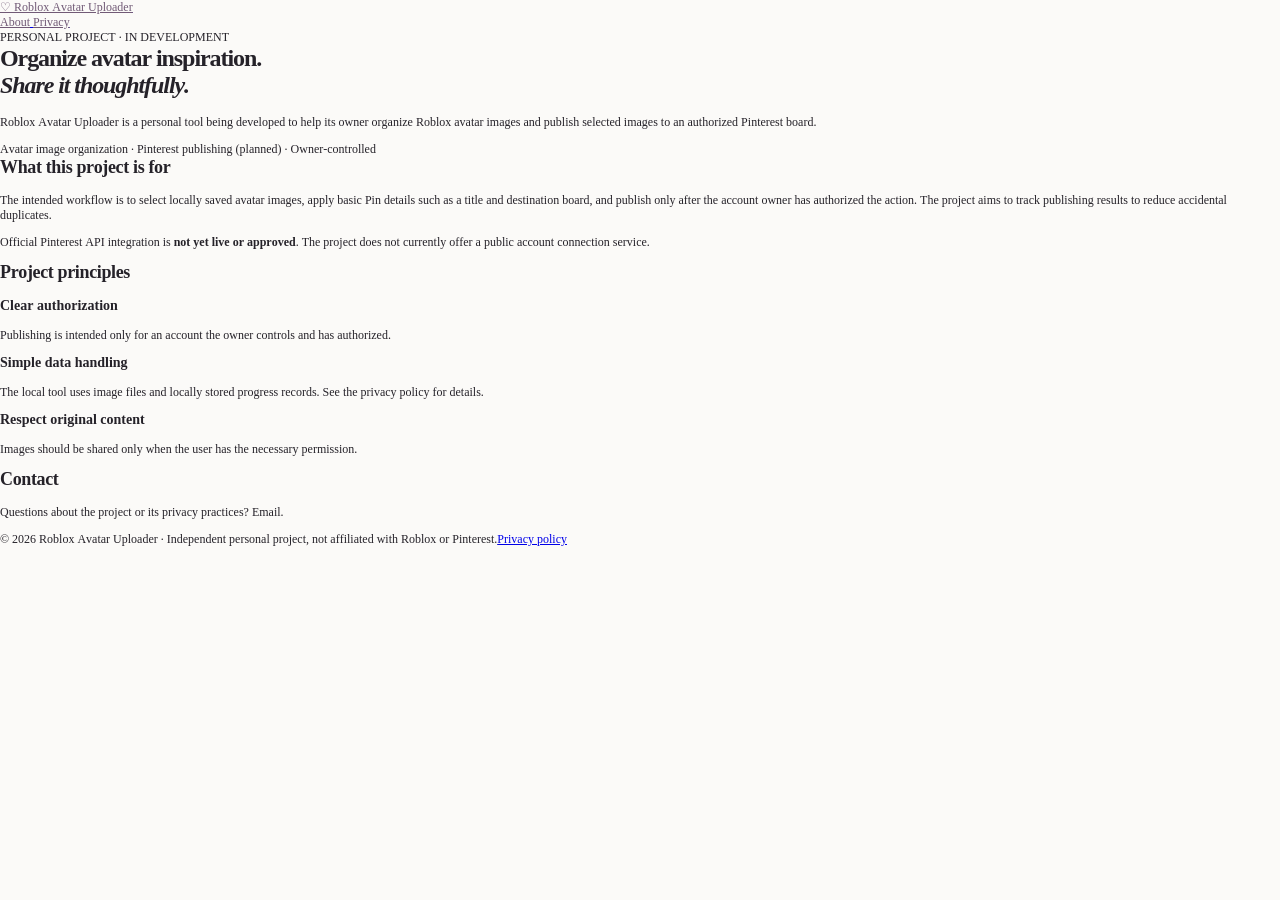
<file: index.html>
<!DOCTYPE html PUBLIC "-//W3C//DTD HTML 4.01//EN" "http://www.w3.org/TR/html4/strict.dtd">
<html>
<head>
  <meta http-equiv="Content-Type" content="text/html; charset=utf-8">
  <meta http-equiv="Content-Style-Type" content="text/css">
  <title>Roblox Avatar Uploader</title>
  <meta name="Description" content="Roblox Avatar Uploader is a personal project for organizing and publishing Roblox avatar imagery to an authorized Pinterest account.">
  <meta name="Generator" content="Cocoa HTML Writer">
  <meta name="CocoaVersion" content="2685.7">
  <link rel="stylesheet" href="style.css">
  <style type="text/css">
    p.p1 {margin: 0.0px 0.0px 0.0px 0.0px; font: 12.0px Times; color: #0000e9; -webkit-text-stroke: #0000e9}
    p.p2 {margin: 0.0px 0.0px 0.0px 0.0px; font: 12.0px Times; -webkit-text-stroke: #000000}
    p.p4 {margin: 0.0px 0.0px 12.0px 0.0px; font: 12.0px Times; -webkit-text-stroke: #000000}
    span.s1 {font: 12.0px 'Hiragino Mincho ProN'; text-decoration: underline ; font-kerning: none}
    span.s2 {font: 12.0px Times; text-decoration: underline ; font-kerning: none}
    span.s3 {text-decoration: underline ; font-kerning: none}
    span.s4 {font-kerning: none}
    span.s5 {font: 24.0px Baskerville; font-kerning: none}
    span.s6 {text-decoration: underline ; font-kerning: none; color: #0000e9; -webkit-text-stroke: 0px #0000e9}
  </style>
</head>
<body>
<p class="p1"><span class="s1"><a href="index.html">♡<span class="s2"> Roblox Avatar Uploader</span></a></span></p>
<p class="p1"><span class="s3"><a href="index.html">About</a> <a href="privacy.html">Privacy</a></span></p>
<p class="p2"><span class="s4">PERSONAL PROJECT · IN DEVELOPMENT</span></p>
<h1 style="margin: 0.0px 0.0px 16.1px 0.0px; font: 24.0px Times; -webkit-text-stroke: #000000"><span class="s4"><b>Organize avatar inspiration.<br>
</b></span><span class="s5"><b><i>Share it thoughtfully.</i></b><b><i></i></b></span></h1>
<p class="p4"><span class="s4">Roblox Avatar Uploader is a personal tool being developed to help its owner organize Roblox avatar images and publish selected images to an authorized Pinterest board.</span></p>
<p class="p2"><span class="s4">Avatar image organization · Pinterest publishing (planned) · Owner-controlled</span></p>
<h2 style="margin: 0.0px 0.0px 14.9px 0.0px; font: 18.0px Times; -webkit-text-stroke: #000000"><span class="s4"><b>What this project is for</b></span></h2>
<p class="p4"><span class="s4">The intended workflow is to select locally saved avatar images, apply basic Pin details such as a title and destination board, and publish only after the account owner has authorized the action. The project aims to track publishing results to reduce accidental duplicates.</span></p>
<p class="p4"><span class="s4">Official Pinterest API integration is <b>not yet live or approved</b>. The project does not currently offer a public account connection service.</span></p>
<h2 style="margin: 0.0px 0.0px 14.9px 0.0px; font: 18.0px Times; -webkit-text-stroke: #000000"><span class="s4"><b>Project principles</b></span></h2>
<h3 style="margin: 0.0px 0.0px 14.0px 0.0px; font: 14.0px Times; -webkit-text-stroke: #000000"><span class="s4"><b>Clear authorization</b></span></h3>
<p class="p4"><span class="s4">Publishing is intended only for an account the owner controls and has authorized.</span></p>
<h3 style="margin: 0.0px 0.0px 14.0px 0.0px; font: 14.0px Times; -webkit-text-stroke: #000000"><span class="s4"><b>Simple data handling</b></span></h3>
<p class="p4"><span class="s4">The local tool uses image files and locally stored progress records. See the privacy policy for details.</span></p>
<h3 style="margin: 0.0px 0.0px 14.0px 0.0px; font: 14.0px Times; -webkit-text-stroke: #000000"><span class="s4"><b>Respect original content</b></span></h3>
<p class="p4"><span class="s4">Images should be shared only when the user has the necessary permission.</span></p>
<h2 style="margin: 0.0px 0.0px 14.9px 0.0px; font: 18.0px Times; -webkit-text-stroke: #000000"><span class="s4"><b>Contact</b></span></h2>
<p class="p4"><span class="s4">Questions about the project or its privacy practices? Email.</span></p>
<p class="p2"><span class="s4">© 2026 Roblox Avatar Uploader · Independent personal project, not affiliated with Roblox or Pinterest.<a href="privacy.html"><span class="s6">Privacy policy</span></a></span></p>
</body>
</html>
</file>
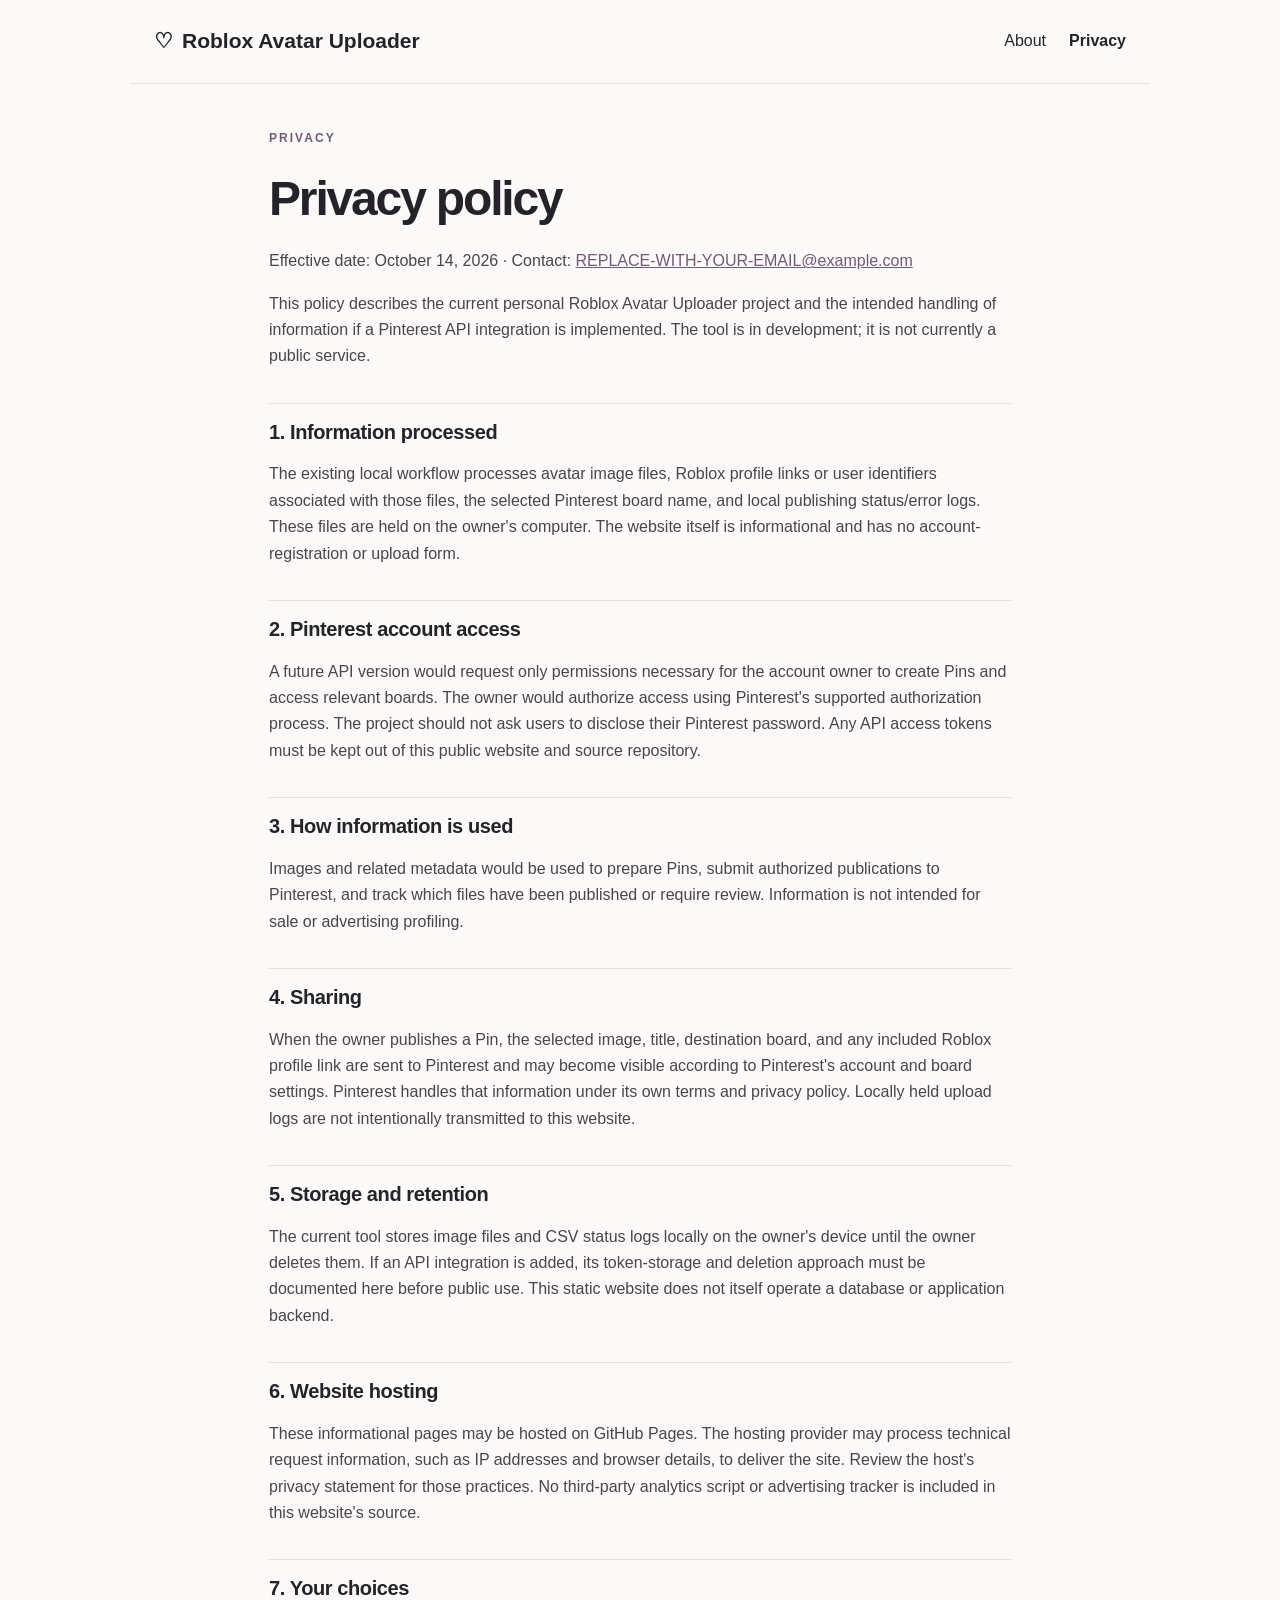
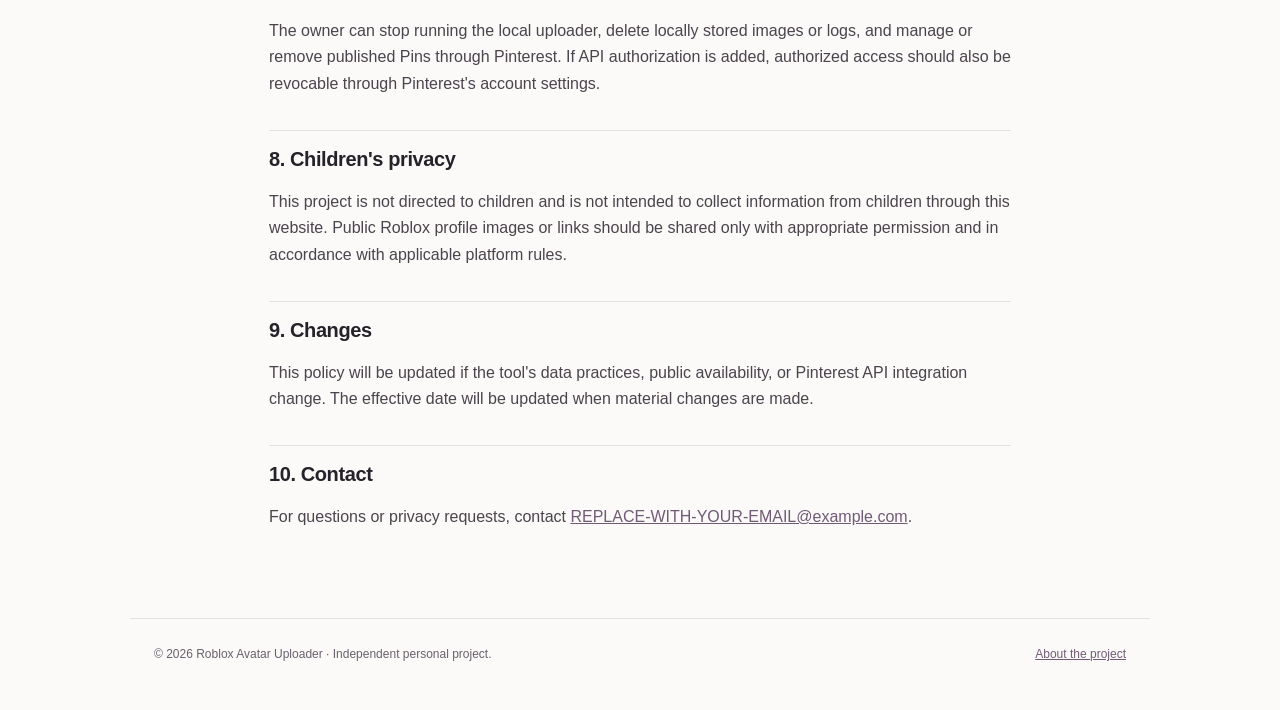
<file: privacy.html>
<!doctype html>
<html lang="en"><head><meta charset="utf-8"><meta name="viewport" content="width=device-width, initial-scale=1"><meta name="description" content="Privacy policy for the Roblox Avatar Uploader personal project."><title>Privacy Policy · Roblox Avatar Uploader</title><link rel="stylesheet" href="style.css"></head>
<body><header class="nav"><a class="logo" href="index.html">♡ <span>Roblox Avatar Uploader</span></a><nav><a href="index.html">About</a><a href="privacy.html" aria-current="page">Privacy</a></nav></header>
<main class="policy"><span class="eyebrow">PRIVACY</span><h1>Privacy policy</h1><p class="muted">Effective date: October 14, 2026 · Contact: <a href="mailto:REPLACE-WITH-YOUR-EMAIL@example.com">REPLACE-WITH-YOUR-EMAIL@example.com</a></p>
<p>This policy describes the current personal Roblox Avatar Uploader project and the intended handling of information if a Pinterest API integration is implemented. The tool is in development; it is not currently a public service.</p>
<h2>1. Information processed</h2><p>The existing local workflow processes avatar image files, Roblox profile links or user identifiers associated with those files, the selected Pinterest board name, and local publishing status/error logs. These files are held on the owner's computer. The website itself is informational and has no account-registration or upload form.</p>
<h2>2. Pinterest account access</h2><p>A future API version would request only permissions necessary for the account owner to create Pins and access relevant boards. The owner would authorize access using Pinterest's supported authorization process. The project should not ask users to disclose their Pinterest password. Any API access tokens must be kept out of this public website and source repository.</p>
<h2>3. How information is used</h2><p>Images and related metadata would be used to prepare Pins, submit authorized publications to Pinterest, and track which files have been published or require review. Information is not intended for sale or advertising profiling.</p>
<h2>4. Sharing</h2><p>When the owner publishes a Pin, the selected image, title, destination board, and any included Roblox profile link are sent to Pinterest and may become visible according to Pinterest's account and board settings. Pinterest handles that information under its own terms and privacy policy. Locally held upload logs are not intentionally transmitted to this website.</p>
<h2>5. Storage and retention</h2><p>The current tool stores image files and CSV status logs locally on the owner's device until the owner deletes them. If an API integration is added, its token-storage and deletion approach must be documented here before public use. This static website does not itself operate a database or application backend.</p>
<h2>6. Website hosting</h2><p>These informational pages may be hosted on GitHub Pages. The hosting provider may process technical request information, such as IP addresses and browser details, to deliver the site. Review the host's privacy statement for those practices. No third-party analytics script or advertising tracker is included in this website's source.</p>
<h2>7. Your choices</h2><p>The owner can stop running the local uploader, delete locally stored images or logs, and manage or remove published Pins through Pinterest. If API authorization is added, authorized access should also be revocable through Pinterest's account settings.</p>
<h2>8. Children's privacy</h2><p>This project is not directed to children and is not intended to collect information from children through this website. Public Roblox profile images or links should be shared only with appropriate permission and in accordance with applicable platform rules.</p>
<h2>9. Changes</h2><p>This policy will be updated if the tool's data practices, public availability, or Pinterest API integration change. The effective date will be updated when material changes are made.</p>
<h2>10. Contact</h2><p>For questions or privacy requests, contact <a href="mailto:REPLACE-WITH-YOUR-EMAIL@example.com">REPLACE-WITH-YOUR-EMAIL@example.com</a>.</p>
</main><footer><span>© 2026 Roblox Avatar Uploader · Independent personal project.</span><a href="index.html">About the project</a></footer></body></html>
</file>
<file: style.css>
:root{color-scheme:light;--ink:#252229;--muted:#68616c;--bg:#fbfaf8;--border:#e5e1e1;--accent:#715a76}*{box-sizing:border-box}body{margin:0;background:var(--bg);color:var(--ink);font:16px/1.65 -apple-system,BlinkMacSystemFont,"Segoe UI",sans-serif}a{color:var(--accent)}.nav{max-width:1020px;margin:auto;padding:24px 24px;display:flex;align-items:center;justify-content:space-between;gap:12px;border-bottom:1px solid var(--border)}.nav a{text-decoration:none;color:var(--ink)}.logo{display:flex;gap:9px;align-items:center;font-weight:700;font-size:21px}.logo:first-letter{color:var(--accent)}nav{display:flex;gap:23px}nav a[aria-current]{font-weight:700}main{max-width:980px;margin:0 auto;padding:40px 24px 72px}.hero{padding:70px 28px 75px;border-bottom:1px solid var(--border)}.eyebrow{letter-spacing:.17em;text-transform:uppercase;color:var(--accent);font-weight:750;font-size:12px}h1{font-size:clamp(34px,5vw,59px);line-height:1.13;letter-spacing:-.045em;margin:22px 0}h1 em{font-style:normal;color:var(--accent)}.hero p{font-size:19px;max-width:690px;color:var(--muted)}.pillrow{display:flex;gap:10px;flex-wrap:wrap;margin-top:28px}.pillrow span{border:1px solid var(--border);border-radius:30px;padding:7px 14px;font-size:13px;background:white}.panel{padding:27px 28px;margin-top:22px;border:1px solid var(--border);background:white;border-radius:17px}h2{font-size:23px;line-height:1.3;letter-spacing:-.02em}h3{font-size:16px}.panel p,.policy p{color:#4a444c}.features{display:grid;grid-template-columns:repeat(3,1fr);gap:22px}.features p{font-size:14px}.policy{max-width:790px}.policy h1{font-size:48px}.policy h2{margin-top:33px;padding-top:15px;border-top:1px solid var(--border);font-size:20px}.muted{color:var(--muted)}footer{border-top:1px solid var(--border);max-width:1020px;margin:auto;padding:26px 24px 45px;display:flex;gap:20px;justify-content:space-between;color:var(--muted);font-size:12px}@media(max-width:650px){.hero{padding:36px 0 44px}.panel{padding:24px}.features{grid-template-columns:1fr}footer{flex-direction:column}}
</file>
